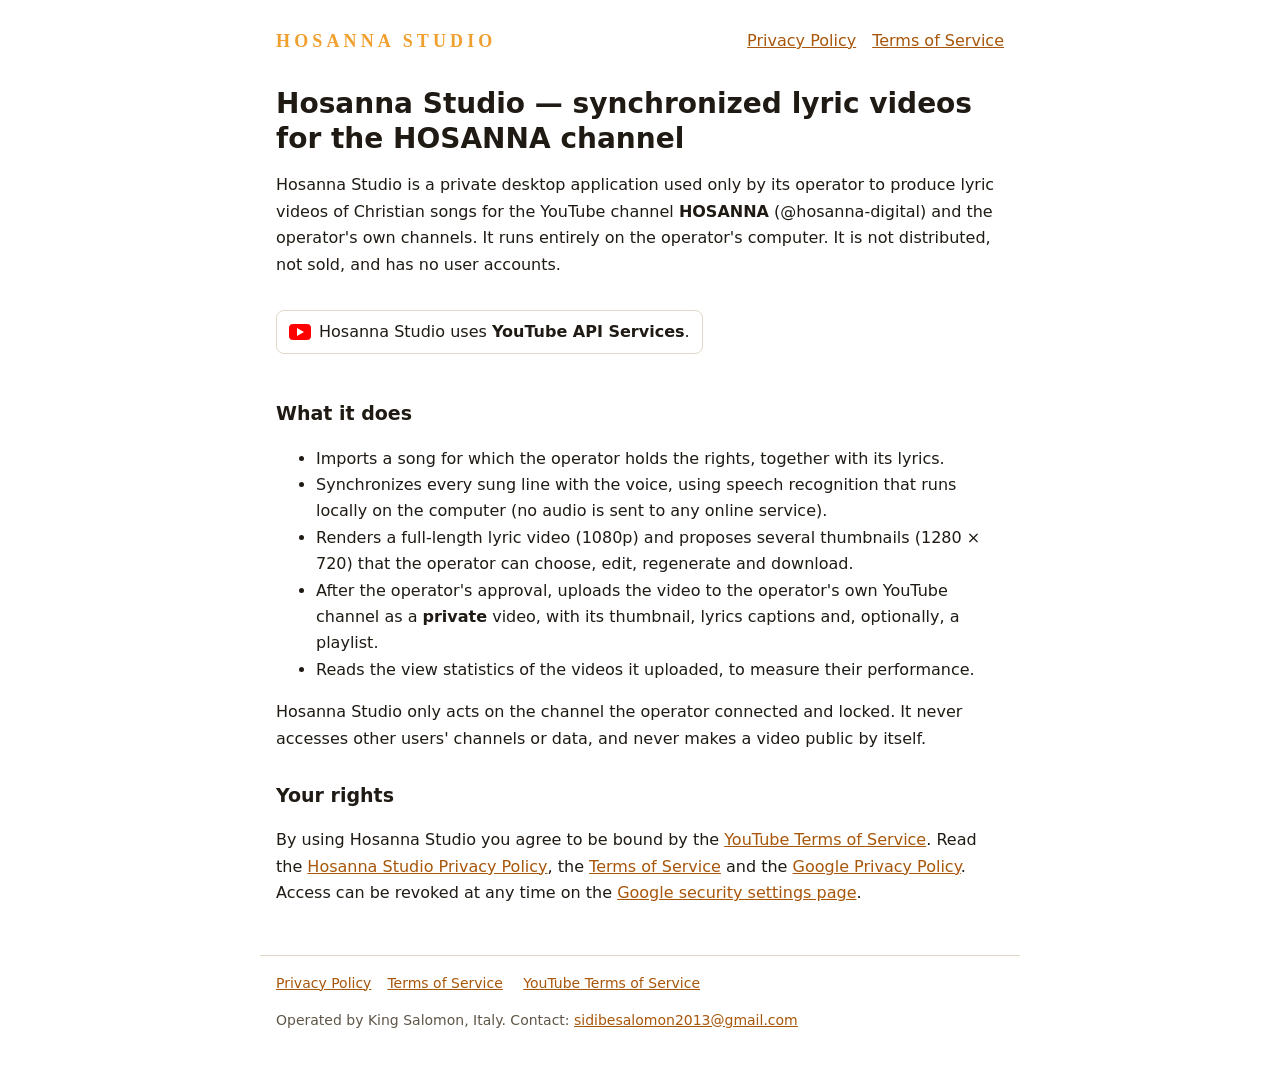
<file: index.html>
<!doctype html>
<html lang="en">
<head>
<meta charset="utf-8">
<meta name="viewport" content="width=device-width, initial-scale=1">
<title>Hosanna Studio</title>
<meta name="description" content="Hosanna Studio is a private desktop tool that creates synchronized lyric videos for the HOSANNA YouTube channel.">
<link rel="icon" href="favicon.png">
<link rel="stylesheet" href="style.css">
</head>
<body>
<header>
  <a class="nom" href="index.html">HOSANNA STUDIO</a>
  <nav><a href="privacy.html">Privacy Policy</a><a href="terms.html">Terms of Service</a></nav>
</header>
<main>
  <h1>Hosanna Studio — synchronized lyric videos for the HOSANNA channel</h1>
  <p>Hosanna Studio is a private desktop application used only by its operator to produce lyric videos of
  Christian songs for the YouTube channel <strong>HOSANNA</strong> (@hosanna-digital) and the operator's own
  channels. It runs entirely on the operator's computer. It is not distributed, not sold, and has no
  user accounts.</p>

  <div class="youtube"><span class="pastille" aria-hidden="true"></span>
    <span>Hosanna Studio uses <strong>YouTube API Services</strong>.</span></div>

  <h2>What it does</h2>
  <ul>
    <li>Imports a song for which the operator holds the rights, together with its lyrics.</li>
    <li>Synchronizes every sung line with the voice, using speech recognition that runs locally on the
      computer (no audio is sent to any online service).</li>
    <li>Renders a full-length lyric video (1080p) and proposes several thumbnails (1280 × 720) that the
      operator can choose, edit, regenerate and download.</li>
    <li>After the operator's approval, uploads the video to the operator's own YouTube channel as a
      <strong>private</strong> video, with its thumbnail, lyrics captions and, optionally, a playlist.</li>
    <li>Reads the view statistics of the videos it uploaded, to measure their performance.</li>
  </ul>
  <p>Hosanna Studio only acts on the channel the operator connected and locked. It never accesses other
  users' channels or data, and never makes a video public by itself.</p>

  <h2>Your rights</h2>
  <p>By using Hosanna Studio you agree to be bound by the
  <a href="https://www.youtube.com/t/terms">YouTube Terms of Service</a>. Read the
  <a href="privacy.html">Hosanna Studio Privacy Policy</a>, the <a href="terms.html">Terms of Service</a> and the
  <a href="https://www.google.com/policies/privacy">Google Privacy Policy</a>. Access can be revoked at any time on the
  <a href="https://security.google.com/settings/security/permissions">Google security settings page</a>.</p>
</main>
<footer>
  <a href="privacy.html">Privacy Policy</a><a href="terms.html">Terms of Service</a>
  <a href="https://www.youtube.com/t/terms">YouTube Terms of Service</a>
  <p>Operated by King Salomon, Italy. Contact: <a href="mailto:sidibesalomon2013@gmail.com">sidibesalomon2013@gmail.com</a></p>
</footer>
</body>
</html>
</file>
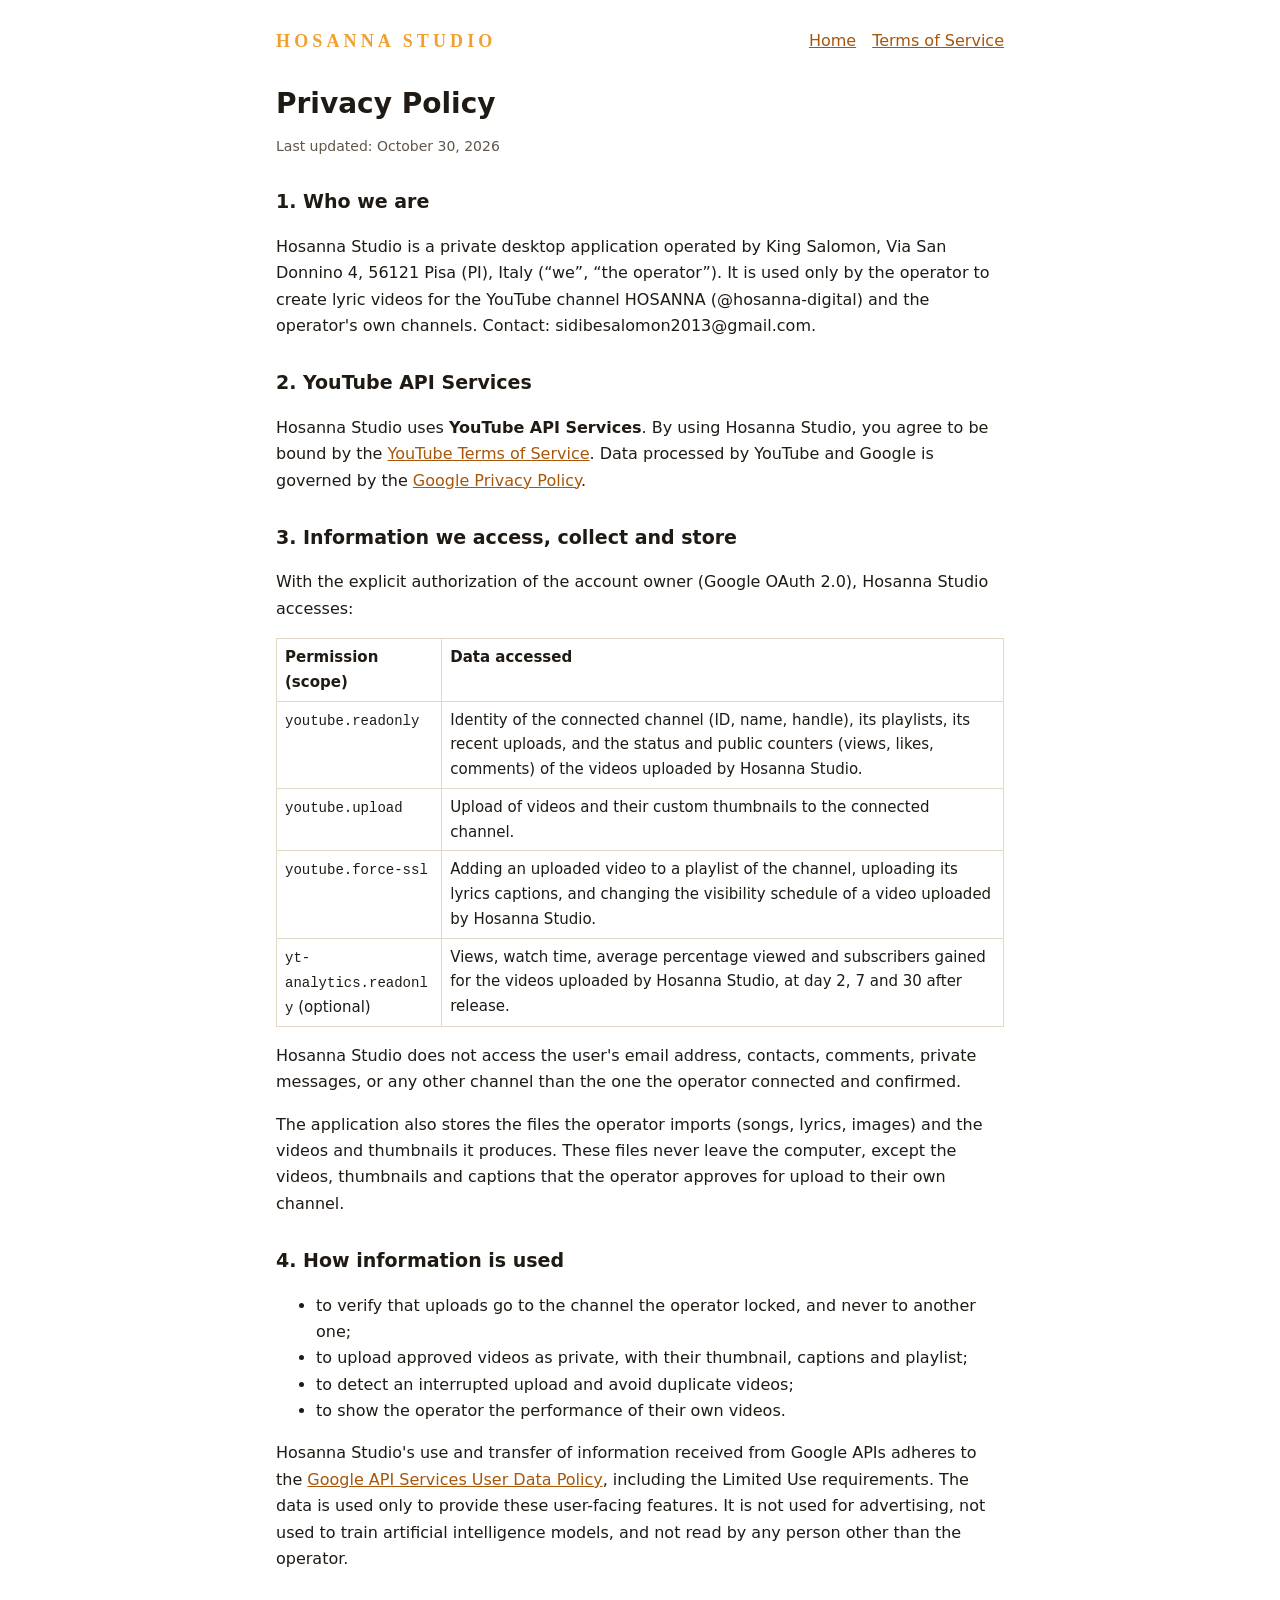
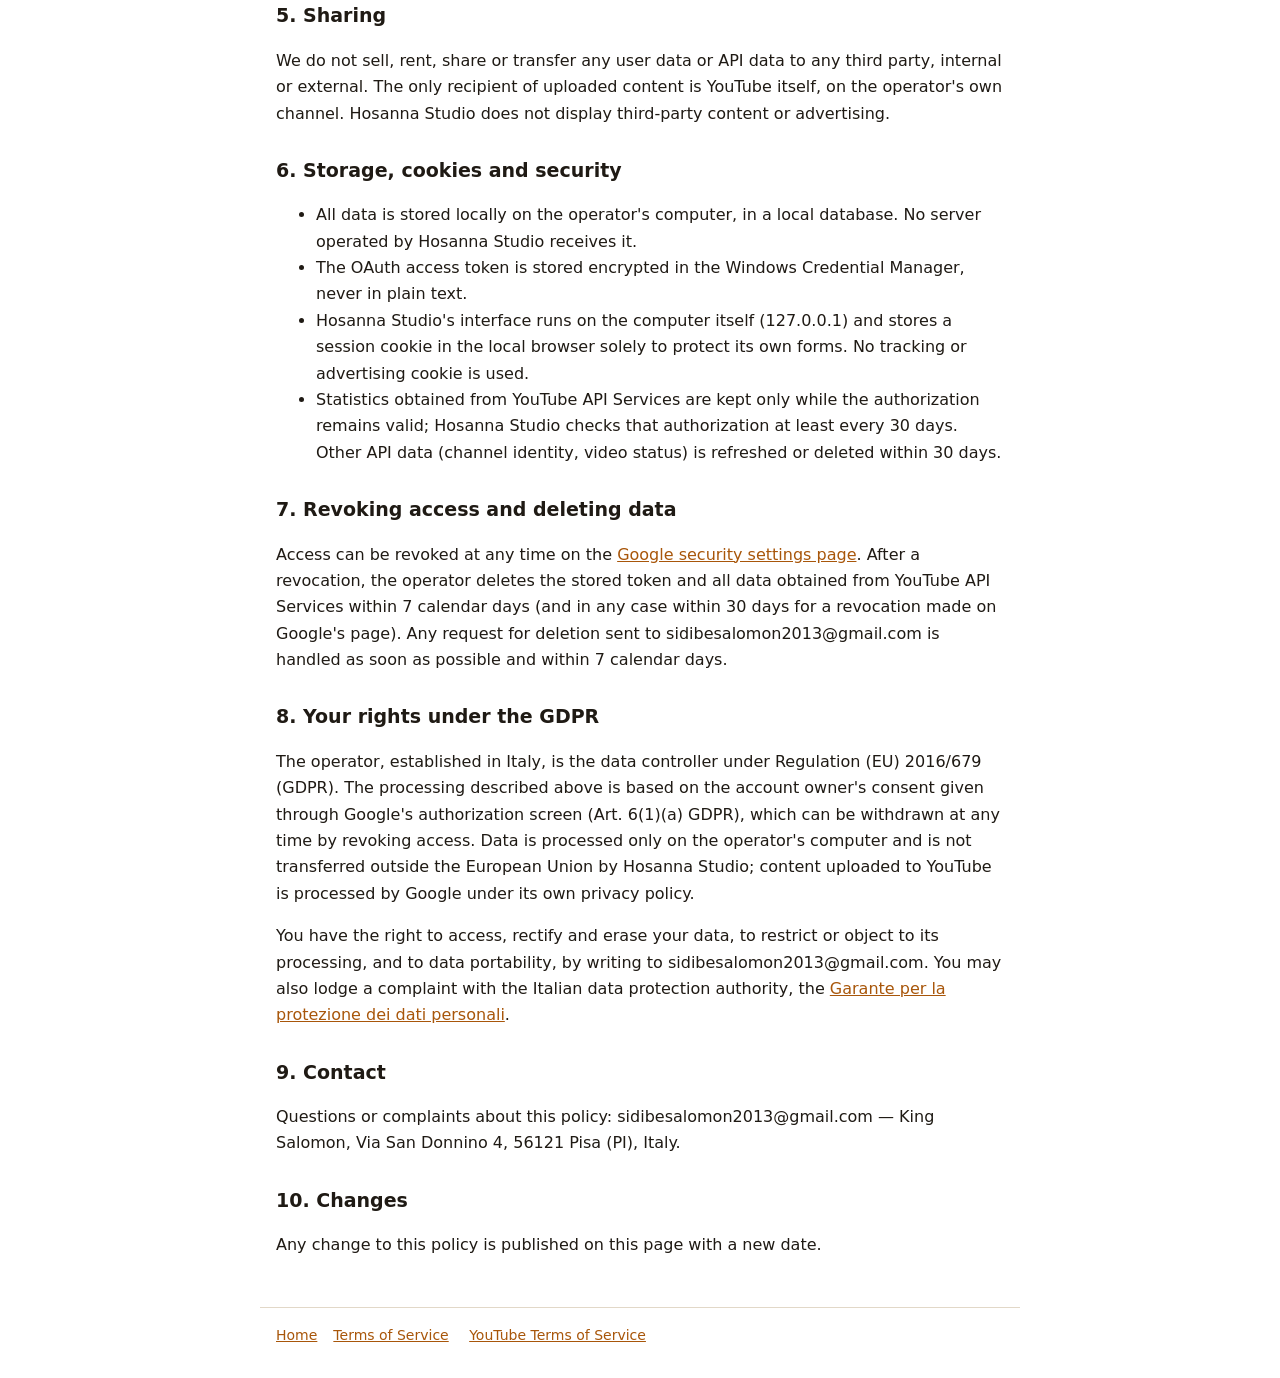
<file: privacy.html>
<!doctype html>
<html lang="en">
<head>
<meta charset="utf-8">
<meta name="viewport" content="width=device-width, initial-scale=1">
<title>Privacy Policy — Hosanna Studio</title>
<link rel="icon" href="favicon.png">
<link rel="stylesheet" href="style.css">
</head>
<body>
<header>
  <a class="nom" href="index.html">HOSANNA STUDIO</a>
  <nav><a href="index.html">Home</a><a href="terms.html">Terms of Service</a></nav>
</header>
<main>
  <h1>Privacy Policy</h1>
  <p class="maj">Last updated: October 30, 2026</p>

  <h2>1. Who we are</h2>
  <p>Hosanna Studio is a private desktop application operated by King Salomon, Via San Donnino 4, 56121 Pisa (PI), Italy
  (“we”, “the operator”). It is used only by the operator to create lyric videos for the YouTube channel
  HOSANNA (@hosanna-digital) and the operator's own channels. Contact: sidibesalomon2013@gmail.com.</p>

  <h2>2. YouTube API Services</h2>
  <p>Hosanna Studio uses <strong>YouTube API Services</strong>. By using Hosanna Studio, you agree to be bound by
  the <a href="https://www.youtube.com/t/terms">YouTube Terms of Service</a>. Data processed by YouTube and Google is
  governed by the <a href="https://www.google.com/policies/privacy">Google Privacy Policy</a>.</p>

  <h2>3. Information we access, collect and store</h2>
  <p>With the explicit authorization of the account owner (Google OAuth 2.0), Hosanna Studio accesses:</p>
  <table>
    <tr><th>Permission (scope)</th><th>Data accessed</th></tr>
    <tr><td><code>youtube.readonly</code></td><td>Identity of the connected channel (ID, name, handle), its playlists,
      its recent uploads, and the status and public counters (views, likes, comments) of the videos uploaded by
      Hosanna Studio.</td></tr>
    <tr><td><code>youtube.upload</code></td><td>Upload of videos and their custom thumbnails to the connected channel.</td></tr>
    <tr><td><code>youtube.force-ssl</code></td><td>Adding an uploaded video to a playlist of the channel, uploading its
      lyrics captions, and changing the visibility schedule of a video uploaded by Hosanna Studio.</td></tr>
    <tr><td><code>yt-analytics.readonly</code> (optional)</td><td>Views, watch time, average percentage viewed and
      subscribers gained for the videos uploaded by Hosanna Studio, at day 2, 7 and 30 after release.</td></tr>
  </table>
  <p>Hosanna Studio does not access the user's email address, contacts, comments, private messages, or any other
  channel than the one the operator connected and confirmed.</p>
  <p>The application also stores the files the operator imports (songs, lyrics, images) and the videos and thumbnails
  it produces. These files never leave the computer, except the videos, thumbnails and captions that the operator
  approves for upload to their own channel.</p>

  <h2>4. How information is used</h2>
  <ul>
    <li>to verify that uploads go to the channel the operator locked, and never to another one;</li>
    <li>to upload approved videos as private, with their thumbnail, captions and playlist;</li>
    <li>to detect an interrupted upload and avoid duplicate videos;</li>
    <li>to show the operator the performance of their own videos.</li>
  </ul>
  <p>Hosanna Studio's use and transfer of information received from Google APIs adheres to the
  <a href="https://developers.google.com/terms/api-services-user-data-policy">Google API Services User Data Policy</a>,
  including the Limited Use requirements. The data is used only to provide these user-facing features. It is not
  used for advertising, not used to train artificial intelligence models, and not read by any person other than
  the operator.</p>

  <h2>5. Sharing</h2>
  <p>We do not sell, rent, share or transfer any user data or API data to any third party, internal or external.
  The only recipient of uploaded content is YouTube itself, on the operator's own channel. Hosanna Studio does not
  display third-party content or advertising.</p>

  <h2>6. Storage, cookies and security</h2>
  <ul>
    <li>All data is stored locally on the operator's computer, in a local database. No server operated by
      Hosanna Studio receives it.</li>
    <li>The OAuth access token is stored encrypted in the Windows Credential Manager, never in plain text.</li>
    <li>Hosanna Studio's interface runs on the computer itself (127.0.0.1) and stores a session cookie in the local
      browser solely to protect its own forms. No tracking or advertising cookie is used.</li>
    <li>Statistics obtained from YouTube API Services are kept only while the authorization remains valid;
      Hosanna Studio checks that authorization at least every 30 days. Other API data (channel identity, video
      status) is refreshed or deleted within 30 days.</li>
  </ul>

  <h2>7. Revoking access and deleting data</h2>
  <p>Access can be revoked at any time on the
  <a href="https://security.google.com/settings/security/permissions">Google security settings page</a>.
  After a revocation, the operator deletes the stored token and all data obtained from YouTube API Services within
  7 calendar days (and in any case within 30 days for a revocation made on Google's page). Any request for deletion
  sent to sidibesalomon2013@gmail.com is handled as soon as possible and within 7 calendar days.</p>

  <h2>8. Your rights under the GDPR</h2>
  <p>The operator, established in Italy, is the data controller under Regulation (EU) 2016/679 (GDPR). The
  processing described above is based on the account owner's consent given through Google's authorization screen
  (Art. 6(1)(a) GDPR), which can be withdrawn at any time by revoking access. Data is processed only on the
  operator's computer and is not transferred outside the European Union by Hosanna Studio; content uploaded to
  YouTube is processed by Google under its own privacy policy.</p>
  <p>You have the right to access, rectify and erase your data, to restrict or object to its processing, and to
  data portability, by writing to sidibesalomon2013@gmail.com. You may also lodge a complaint with the Italian data protection
  authority, the <a href="https://www.garanteprivacy.it">Garante per la protezione dei dati personali</a>.</p>

  <h2>9. Contact</h2>
  <p>Questions or complaints about this policy: sidibesalomon2013@gmail.com — King Salomon, Via San Donnino 4, 56121 Pisa (PI), Italy.</p>

  <h2>10. Changes</h2>
  <p>Any change to this policy is published on this page with a new date.</p>
</main>
<footer>
  <a href="index.html">Home</a><a href="terms.html">Terms of Service</a>
  <a href="https://www.youtube.com/t/terms">YouTube Terms of Service</a>
</footer>
</body>
</html>
</file>
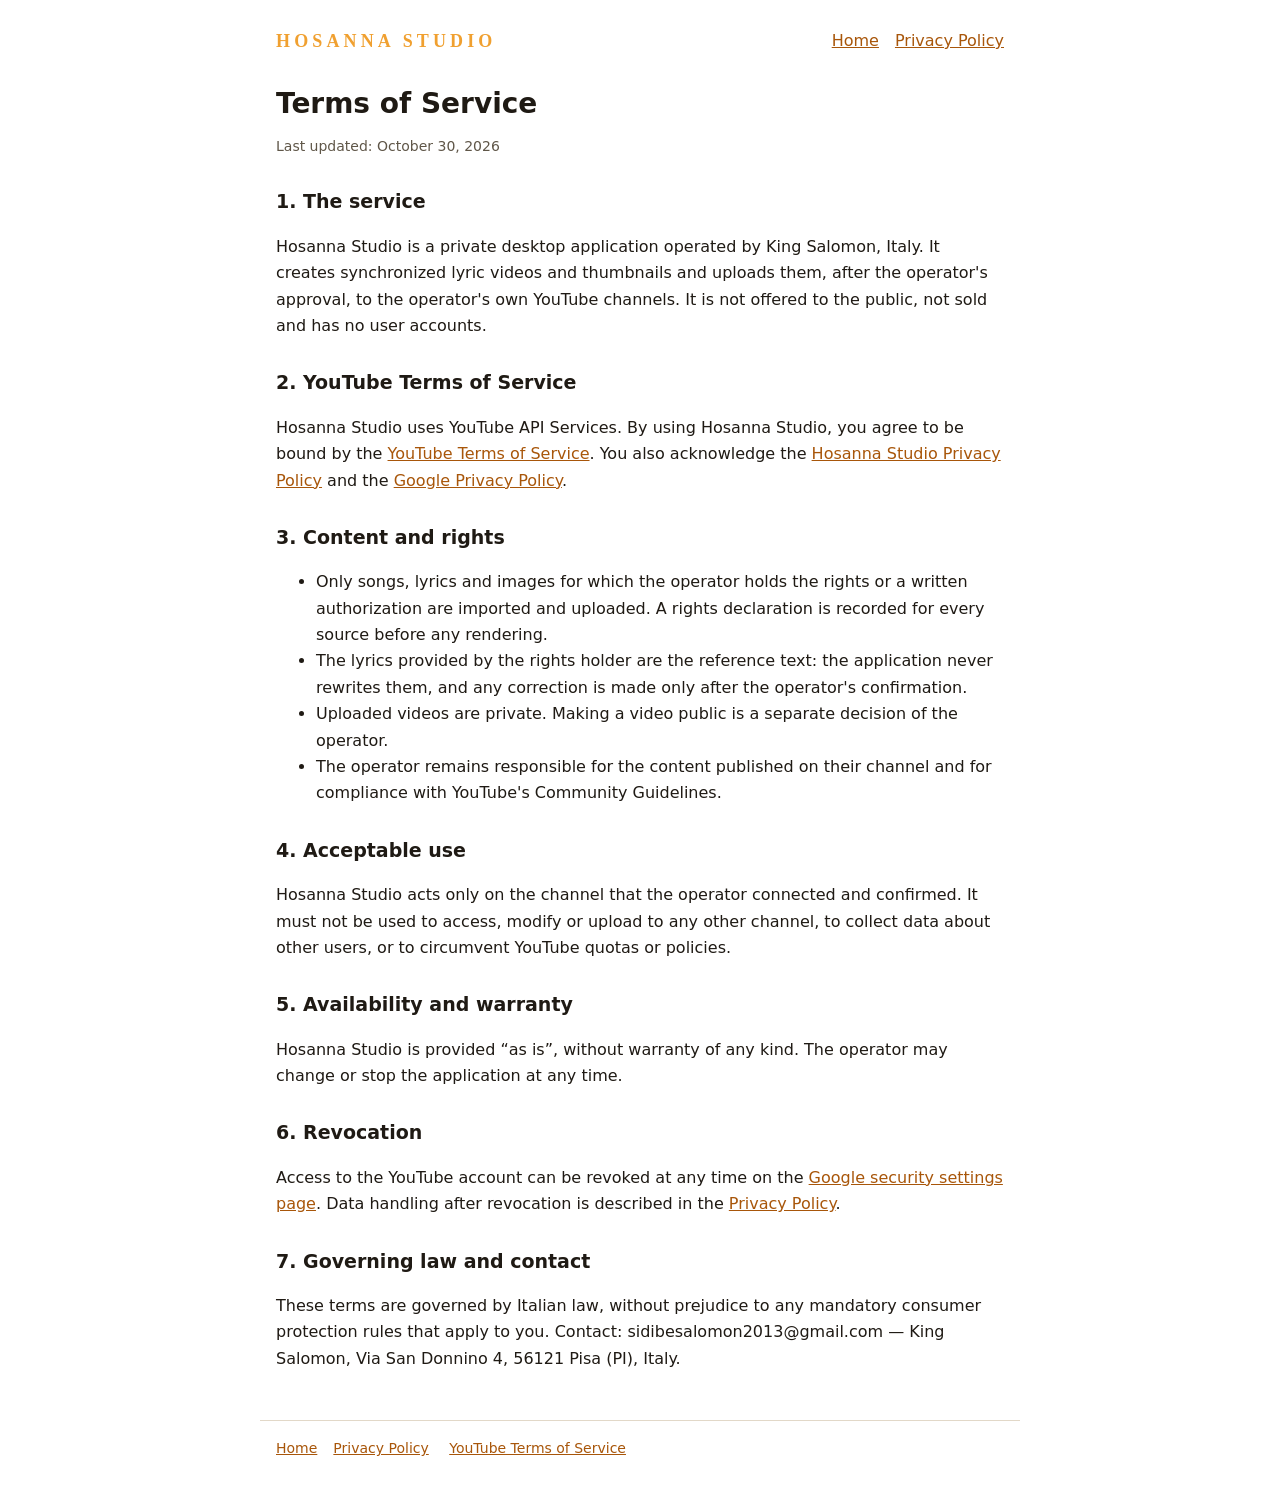
<file: terms.html>
<!doctype html>
<html lang="en">
<head>
<meta charset="utf-8">
<meta name="viewport" content="width=device-width, initial-scale=1">
<title>Terms of Service — Hosanna Studio</title>
<link rel="icon" href="favicon.png">
<link rel="stylesheet" href="style.css">
</head>
<body>
<header>
  <a class="nom" href="index.html">HOSANNA STUDIO</a>
  <nav><a href="index.html">Home</a><a href="privacy.html">Privacy Policy</a></nav>
</header>
<main>
  <h1>Terms of Service</h1>
  <p class="maj">Last updated: October 30, 2026</p>

  <h2>1. The service</h2>
  <p>Hosanna Studio is a private desktop application operated by King Salomon, Italy. It creates synchronized
  lyric videos and thumbnails and uploads them, after the operator's approval, to the operator's own YouTube
  channels. It is not offered to the public, not sold and has no user accounts.</p>

  <h2>2. YouTube Terms of Service</h2>
  <p>Hosanna Studio uses YouTube API Services. By using Hosanna Studio, you agree to be bound by the
  <a href="https://www.youtube.com/t/terms">YouTube Terms of Service</a>. You also acknowledge the
  <a href="privacy.html">Hosanna Studio Privacy Policy</a> and the
  <a href="https://www.google.com/policies/privacy">Google Privacy Policy</a>.</p>

  <h2>3. Content and rights</h2>
  <ul>
    <li>Only songs, lyrics and images for which the operator holds the rights or a written authorization are
      imported and uploaded. A rights declaration is recorded for every source before any rendering.</li>
    <li>The lyrics provided by the rights holder are the reference text: the application never rewrites them,
      and any correction is made only after the operator's confirmation.</li>
    <li>Uploaded videos are private. Making a video public is a separate decision of the operator.</li>
    <li>The operator remains responsible for the content published on their channel and for compliance with
      YouTube's Community Guidelines.</li>
  </ul>

  <h2>4. Acceptable use</h2>
  <p>Hosanna Studio acts only on the channel that the operator connected and confirmed. It must not be used to
  access, modify or upload to any other channel, to collect data about other users, or to circumvent YouTube
  quotas or policies.</p>

  <h2>5. Availability and warranty</h2>
  <p>Hosanna Studio is provided “as is”, without warranty of any kind. The operator may change or stop the
  application at any time.</p>

  <h2>6. Revocation</h2>
  <p>Access to the YouTube account can be revoked at any time on the
  <a href="https://security.google.com/settings/security/permissions">Google security settings page</a>.
  Data handling after revocation is described in the <a href="privacy.html">Privacy Policy</a>.</p>

  <h2>7. Governing law and contact</h2>
  <p>These terms are governed by Italian law, without prejudice to any mandatory consumer protection rules that
  apply to you. Contact: sidibesalomon2013@gmail.com — King Salomon, Via San Donnino 4, 56121 Pisa (PI), Italy.</p>
</main>
<footer>
  <a href="index.html">Home</a><a href="privacy.html">Privacy Policy</a>
  <a href="https://www.youtube.com/t/terms">YouTube Terms of Service</a>
</footer>
</body>
</html>
</file>
<file: style.css>
:root { --fond: #ffffff; --texte: #1f1a14; --doux: #5f5648; --lien: #a8560a; --bord: #e2d8c8; --ambre: #f0a030; --nuit: #120e08; }
@media (prefers-color-scheme: dark) {
  :root { --fond: #120e08; --texte: #f3ece0; --doux: #b9ad99; --lien: #f0a030; --bord: #3a2f22; }
}
* { box-sizing: border-box; }
body { margin: 0; background: var(--fond); color: var(--texte); font: 16px/1.65 "Segoe UI", system-ui, sans-serif; }
header, main, footer { max-width: 760px; margin: 0 auto; padding: 0 16px; }
header { padding-top: 28px; display: flex; justify-content: space-between; align-items: center; flex-wrap: wrap; gap: 12px; }
header .nom { font: 700 18px/1 Georgia, "Noto Serif", serif; letter-spacing: 0.23em; color: var(--ambre); text-decoration: none; }
nav a { margin-left: 16px; }
a { color: var(--lien); }
h1 { font-size: 28px; line-height: 1.25; margin: 32px 0 8px; }
h2 { font-size: 19px; margin: 28px 0 6px; }
.maj { color: var(--doux); font-size: 14px; }
.youtube { display: inline-flex; align-items: center; gap: 8px; border: 1px solid var(--bord); border-radius: 8px; padding: 8px 12px; margin: 16px 0; }
.youtube .pastille { width: 22px; height: 16px; background: #ff0000; border-radius: 4px; position: relative; flex: none; }
.youtube .pastille::after { content: ""; position: absolute; left: 8px; top: 4px; border-left: 7px solid #fff; border-top: 4px solid transparent; border-bottom: 4px solid transparent; }
table { border-collapse: collapse; width: 100%; font-size: 15px; }
th, td { border: 1px solid var(--bord); padding: 6px 8px; text-align: left; vertical-align: top; }
code { font-size: 14px; overflow-wrap: anywhere; }
footer { border-top: 1px solid var(--bord); margin-top: 48px; padding-top: 16px; padding-bottom: 32px; color: var(--doux); font-size: 14px; }
footer a { margin-right: 16px; }
</file>
